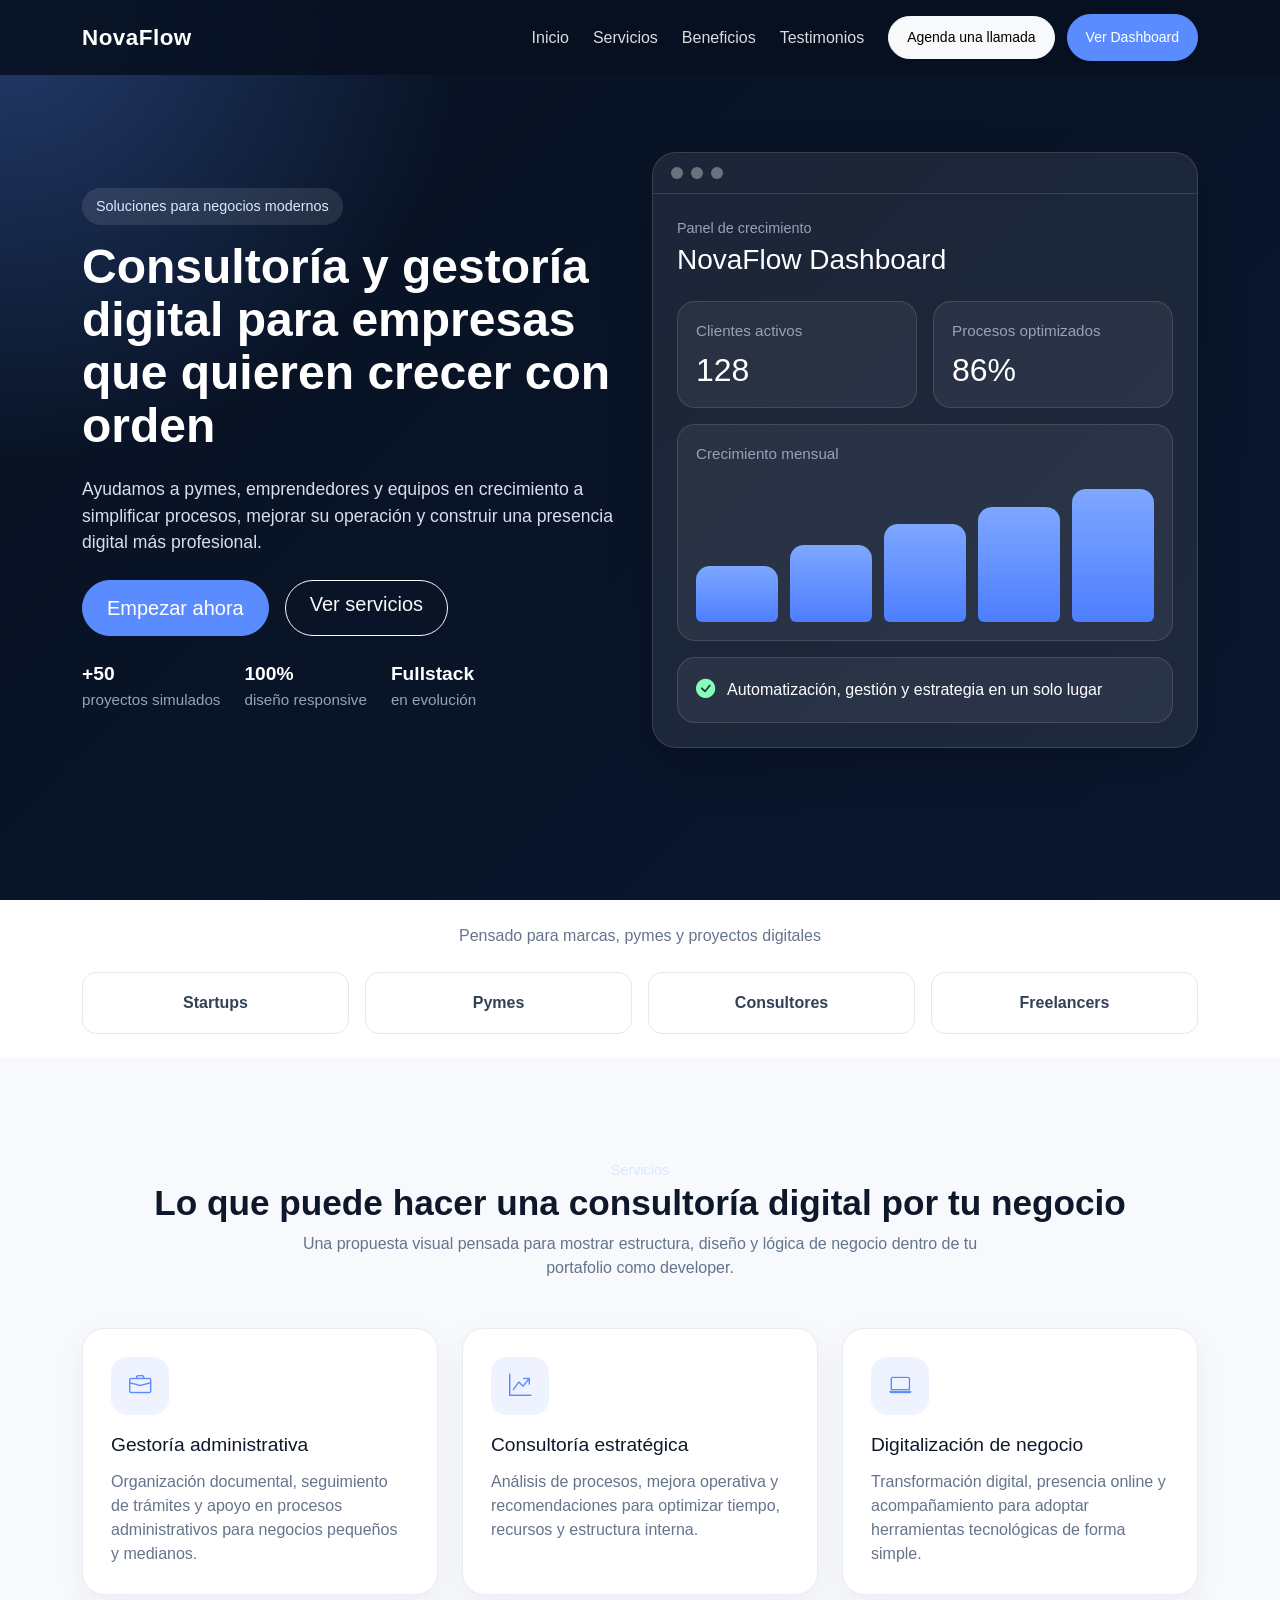
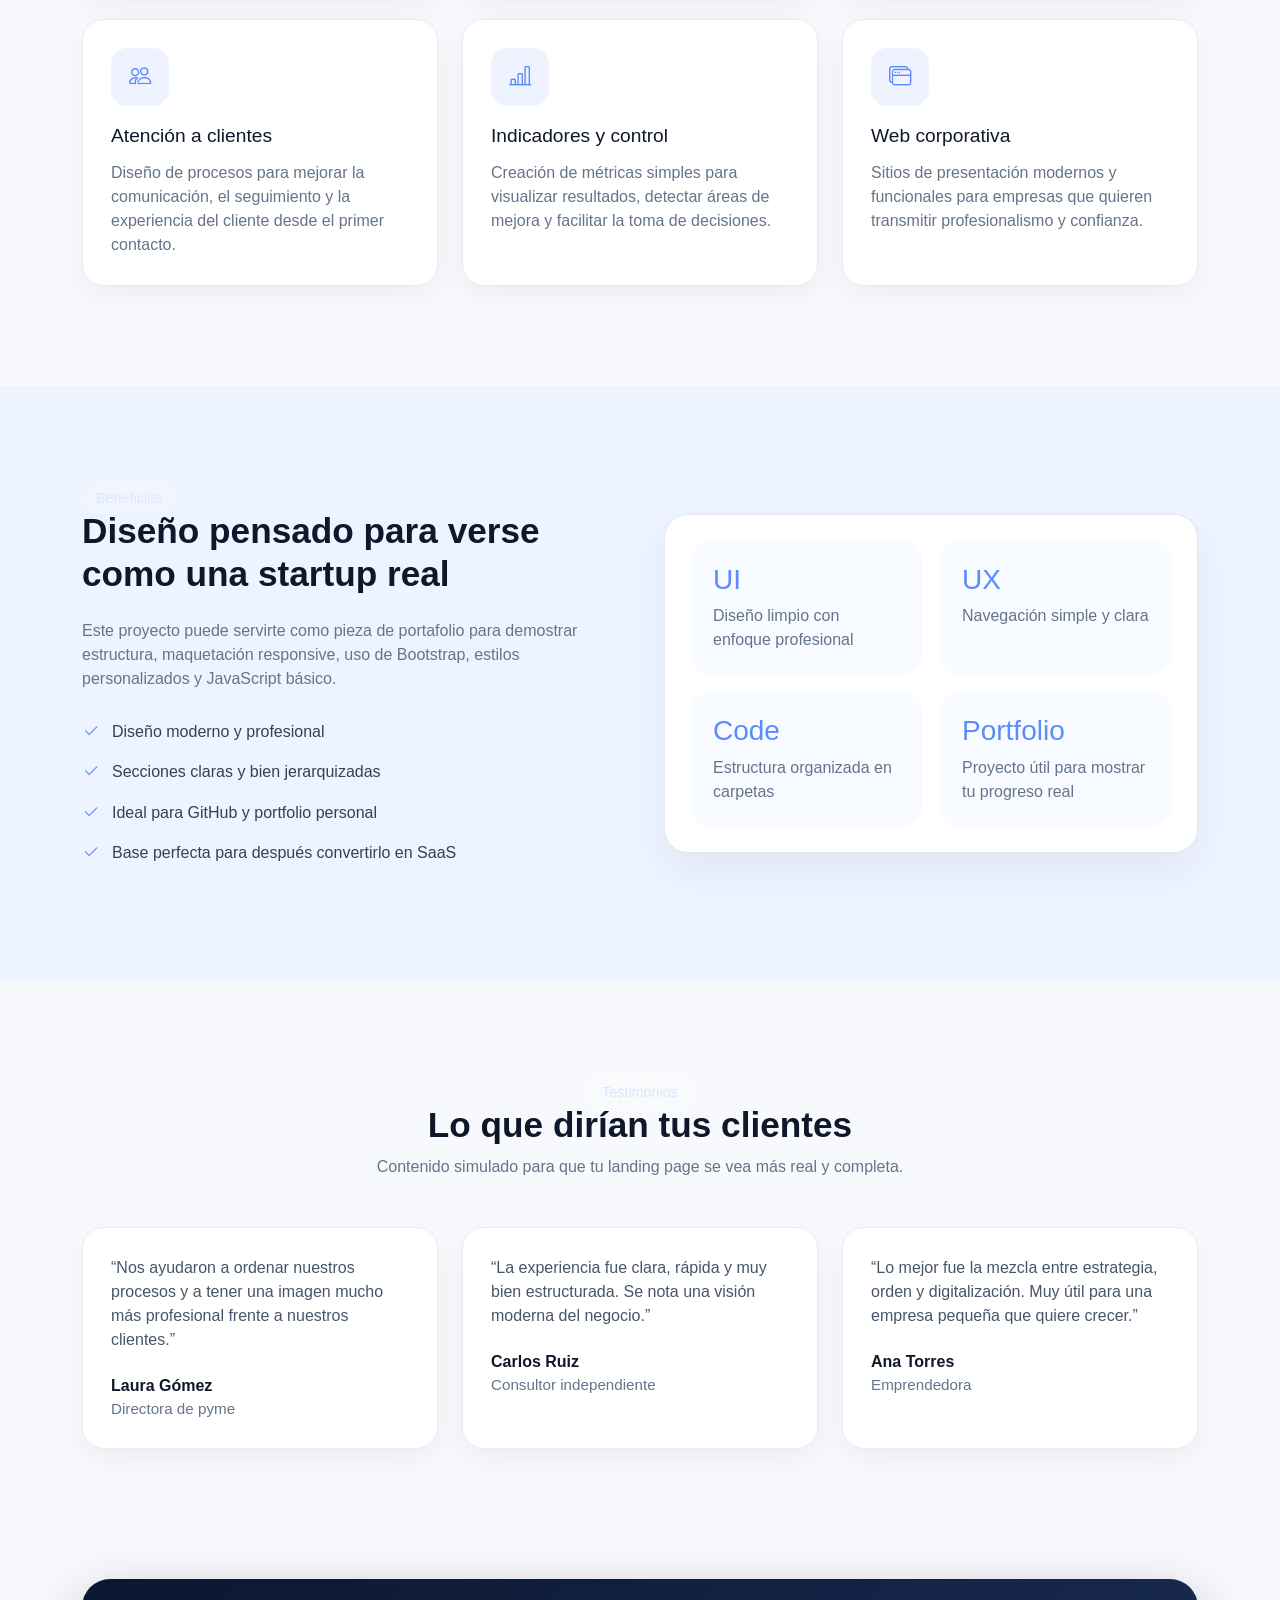
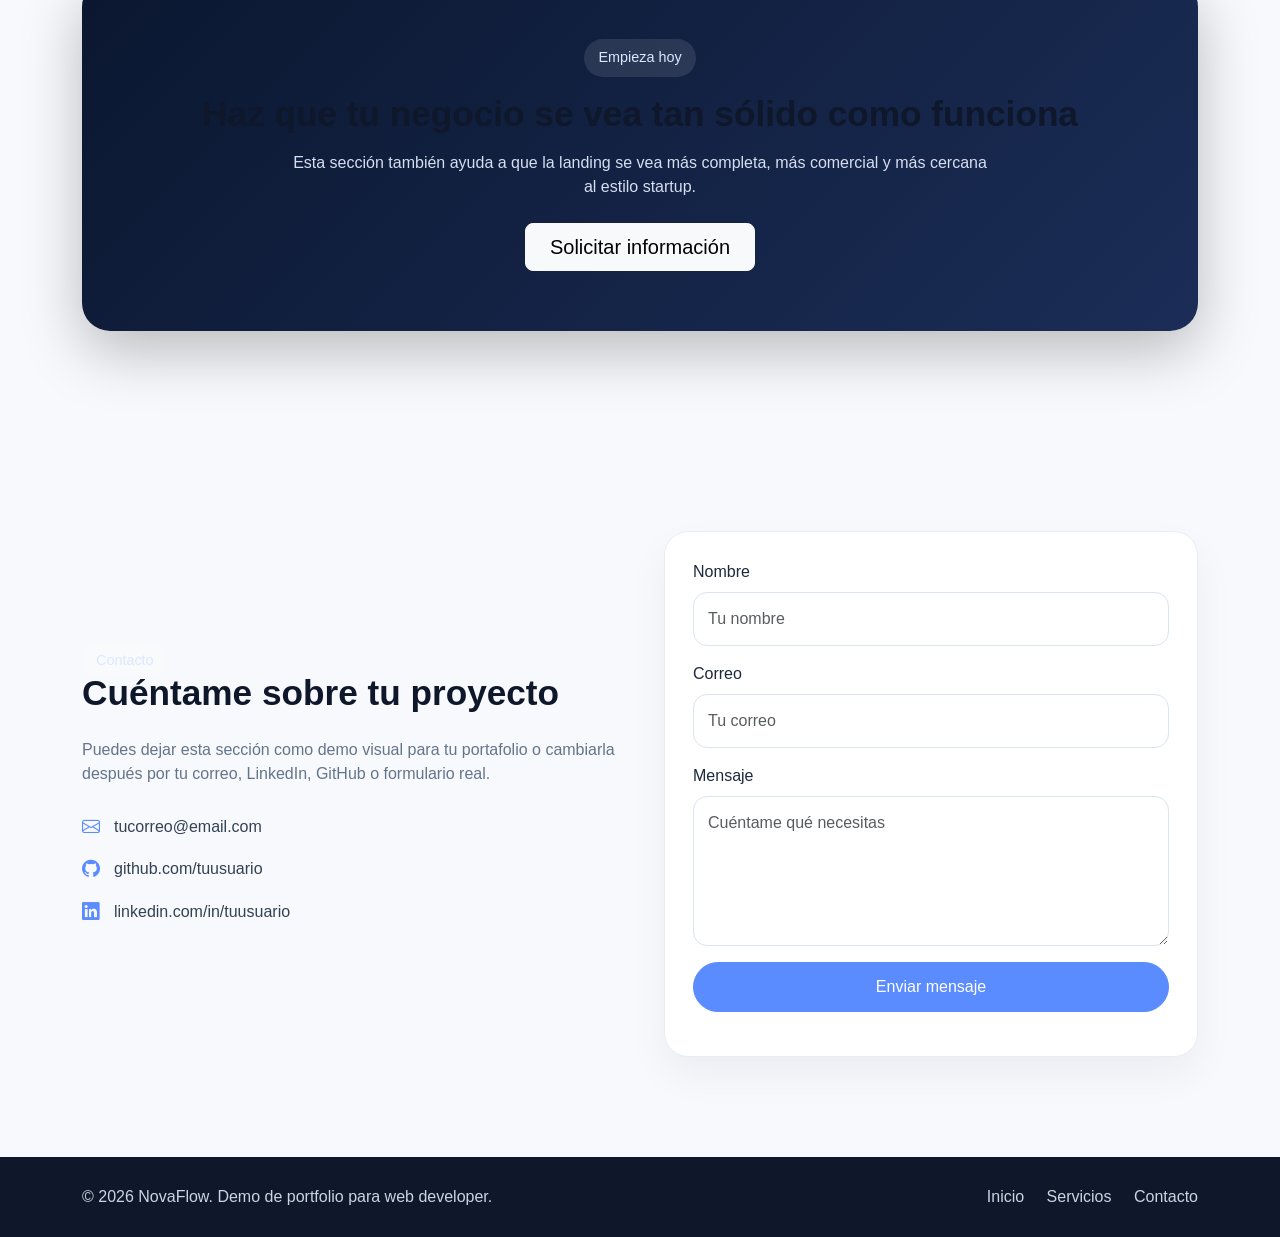
<file: index.html>
<!DOCTYPE html>
<html lang="es">
<head>
  <meta charset="UTF-8" />
  <meta name="viewport" content="width=device-width, initial-scale=1.0" />
  <title>NovaFlow | Consultoría y Gestión Digital</title>

  <!-- Bootstrap -->
  <link
    href="https://cdn.jsdelivr.net/npm/bootstrap@5.3.3/dist/css/bootstrap.min.css"
    rel="stylesheet"
  />

  <!-- Bootstrap Icons -->
  <link
    rel="stylesheet"
    href="https://cdn.jsdelivr.net/npm/bootstrap-icons@1.11.3/font/bootstrap-icons.min.css"
  />

  <!-- CSS -->
  <link rel="stylesheet" href="css/style.css" />
</head>
<body>

  <!-- NAVBAR -->
  <nav class="navbar navbar-expand-lg fixed-top navbar-dark custom-navbar">
    <div class="container">
      <a class="navbar-brand fw-bold" href="#">NovaFlow</a>

      <button
        class="navbar-toggler"
        type="button"
        data-bs-toggle="collapse"
        data-bs-target="#navbarContent"
        aria-controls="navbarContent"
        aria-expanded="false"
        aria-label="Abrir menú"
      >
        <span class="navbar-toggler-icon"></span>
      </button>

      <div class="collapse navbar-collapse" id="navbarContent">
        <ul class="navbar-nav ms-auto align-items-lg-center gap-lg-2">
          <li class="nav-item"><a class="nav-link" href="#inicio">Inicio</a></li>
          <li class="nav-item"><a class="nav-link" href="#servicios">Servicios</a></li>
          <li class="nav-item"><a class="nav-link" href="#beneficios">Beneficios</a></li>
          <li class="nav-item"><a class="nav-link" href="#testimonios">Testimonios</a></li>
          <li class="nav-item ms-lg-2">
            <a class="btn btn-sm btn-light btn-nav" href="#contacto">Agenda una llamada</a>
          </li>
          <li class="nav-item ms-lg-1">
            <a class="btn btn-sm btn-primary btn-nav" href="dashboard.html">Ver Dashboard</a>
          </li>
        </ul>
      </div>
    </div>
  </nav>

  <!-- HERO -->
  <header id="inicio" class="hero-section">
    <div class="container">
      <div class="row align-items-center min-vh-100 py-5">
        <div class="col-lg-6">
          <span class="tag-badge mb-3 d-inline-block">Soluciones para negocios modernos</span>
          <h1 class="hero-title mb-4">
            Consultoría y gestoría digital para empresas que quieren crecer con orden
          </h1>
          <p class="hero-text mb-4">
            Ayudamos a pymes, emprendedores y equipos en crecimiento a simplificar procesos,
            mejorar su operación y construir una presencia digital más profesional.
          </p>

          <div class="d-flex flex-wrap gap-3 mb-4">
            <a href="#contacto" class="btn btn-primary btn-lg px-4">Empezar ahora</a>
            <a href="#servicios" class="btn btn-outline-light btn-lg px-4">Ver servicios</a>
          </div>

          <div class="hero-mini-info d-flex flex-wrap gap-4">
            <div>
              <strong>+50</strong>
              <span>proyectos simulados</span>
            </div>
            <div>
              <strong>100%</strong>
              <span>diseño responsive</span>
            </div>
            <div>
              <strong>Fullstack</strong>
              <span>en evolución</span>
            </div>
          </div>
        </div>

        <div class="col-lg-6 mt-5 mt-lg-0">
          <div class="dashboard-card shadow-lg">
            <div class="dashboard-top">
              <span></span>
              <span></span>
              <span></span>
            </div>

            <div class="dashboard-body">
              <div class="dashboard-header mb-4">
                <p class="small-label mb-1">Panel de crecimiento</p>
                <h3 class="mb-0">NovaFlow Dashboard</h3>
              </div>

              <div class="row g-3">
                <div class="col-6">
                  <div class="metric-box">
                    <p>Clientes activos</p>
                    <h4>128</h4>
                  </div>
                </div>
                <div class="col-6">
                  <div class="metric-box">
                    <p>Procesos optimizados</p>
                    <h4>86%</h4>
                  </div>
                </div>
                <div class="col-12">
                  <div class="chart-box">
                    <p class="mb-3">Crecimiento mensual</p>
                    <div class="bars">
                      <div class="bar bar-1"></div>
                      <div class="bar bar-2"></div>
                      <div class="bar bar-3"></div>
                      <div class="bar bar-4"></div>
                      <div class="bar bar-5"></div>
                    </div>
                  </div>
                </div>
                <div class="col-12">
                  <div class="status-box">
                    <i class="bi bi-check-circle-fill"></i>
                    <span>Automatización, gestión y estrategia en un solo lugar</span>
                  </div>
                </div>
              </div>
            </div>
          </div>
        </div>
      </div>  
    </div>
  </header>

  <!-- LOGOS / TRUST -->
  <section class="trust-section py-4">
    <div class="container">
      <p class="text-center trust-text mb-4">Pensado para marcas, pymes y proyectos digitales</p>
      <div class="row text-center g-3">
        <div class="col-6 col-md-3"><div class="trust-box">Startups</div></div>
        <div class="col-6 col-md-3"><div class="trust-box">Pymes</div></div>
        <div class="col-6 col-md-3"><div class="trust-box">Consultores</div></div>
        <div class="col-6 col-md-3"><div class="trust-box">Freelancers</div></div>
      </div>
    </div>
  </section>

  <!-- SERVICIOS -->
  <section id="servicios" class="section-padding">
    <div class="container">
      <div class="section-heading text-center mb-5 reveal">
        <span class="section-tag">Servicios</span>
        <h2>Lo que puede hacer una consultoría digital por tu negocio</h2>
        <p>
          Una propuesta visual pensada para mostrar estructura, diseño y lógica de negocio
          dentro de tu portafolio como developer.
        </p>
      </div>

      <div class="row g-4">
        <div class="col-md-6 col-lg-4 reveal">
          <div class="service-card h-100">
            <div class="icon-circle"><i class="bi bi-briefcase"></i></div>
            <h3>Gestoría administrativa</h3>
            <p>
              Organización documental, seguimiento de trámites y apoyo en procesos administrativos
              para negocios pequeños y medianos.
            </p>
          </div>
        </div>

        <div class="col-md-6 col-lg-4 reveal">
          <div class="service-card h-100">
            <div class="icon-circle"><i class="bi bi-graph-up-arrow"></i></div>
            <h3>Consultoría estratégica</h3>
            <p>
              Análisis de procesos, mejora operativa y recomendaciones para optimizar tiempo,
              recursos y estructura interna.
            </p>
          </div>
        </div>

        <div class="col-md-6 col-lg-4 reveal">
          <div class="service-card h-100">
            <div class="icon-circle"><i class="bi bi-laptop"></i></div>
            <h3>Digitalización de negocio</h3>
            <p>
              Transformación digital, presencia online y acompañamiento para adoptar herramientas
              tecnológicas de forma simple.
            </p>
          </div>
        </div>

        <div class="col-md-6 col-lg-4 reveal">
          <div class="service-card h-100">
            <div class="icon-circle"><i class="bi bi-people"></i></div>
            <h3>Atención a clientes</h3>
            <p>
              Diseño de procesos para mejorar la comunicación, el seguimiento y la experiencia
              del cliente desde el primer contacto.
            </p>
          </div>
        </div>

        <div class="col-md-6 col-lg-4 reveal">
          <div class="service-card h-100">
            <div class="icon-circle"><i class="bi bi-bar-chart-line"></i></div>
            <h3>Indicadores y control</h3>
            <p>
              Creación de métricas simples para visualizar resultados, detectar áreas de mejora
              y facilitar la toma de decisiones.
            </p>
          </div>
        </div>

        <div class="col-md-6 col-lg-4 reveal">
          <div class="service-card h-100">
            <div class="icon-circle"><i class="bi bi-window-stack"></i></div>
            <h3>Web corporativa</h3>
            <p>
              Sitios de presentación modernos y funcionales para empresas que quieren transmitir
              profesionalismo y confianza.
            </p>
          </div>
        </div>
      </div>
    </div>
  </section>

  <!-- BENEFICIOS -->
  <section id="beneficios" class="benefits-section section-padding">
    <div class="container">
      <div class="row align-items-center g-5">
        <div class="col-lg-6 reveal">
          <span class="section-tag">Beneficios</span>
          <h2 class="mb-4">Diseño pensado para verse como una startup real</h2>
          <p class="benefit-text">
            Este proyecto puede servirte como pieza de portafolio para demostrar estructura,
            maquetación responsive, uso de Bootstrap, estilos personalizados y JavaScript básico.
          </p>

          <div class="benefit-list">
            <div class="benefit-item">
              <i class="bi bi-check2"></i>
              <span>Diseño moderno y profesional</span>
            </div>
            <div class="benefit-item">
              <i class="bi bi-check2"></i>
              <span>Secciones claras y bien jerarquizadas</span>
            </div>
            <div class="benefit-item">
              <i class="bi bi-check2"></i>
              <span>Ideal para GitHub y portfolio personal</span>
            </div>
            <div class="benefit-item">
              <i class="bi bi-check2"></i>
              <span>Base perfecta para después convertirlo en SaaS</span>
            </div>
          </div>
        </div>

        <div class="col-lg-6 reveal">
          <div class="benefit-panel">
            <div class="benefit-stat">
              <h3>UI</h3>
              <p>Diseño limpio con enfoque profesional</p>
            </div>
            <div class="benefit-stat">
              <h3>UX</h3>
              <p>Navegación simple y clara</p>
            </div>
            <div class="benefit-stat">
              <h3>Code</h3>
              <p>Estructura organizada en carpetas</p>
            </div>
            <div class="benefit-stat">
              <h3>Portfolio</h3>
              <p>Proyecto útil para mostrar tu progreso real</p>
            </div>
          </div>
        </div>
      </div>
    </div>
  </section>

  <!-- TESTIMONIOS -->
  <section id="testimonios" class="section-padding">
    <div class="container">
      <div class="section-heading text-center mb-5 reveal">
        <span class="section-tag">Testimonios</span>
        <h2>Lo que dirían tus clientes</h2>
        <p>Contenido simulado para que tu landing page se vea más real y completa.</p>
      </div>

      <div class="row g-4">
        <div class="col-md-4 reveal">
          <div class="testimonial-card h-100">
            <p>
              “Nos ayudaron a ordenar nuestros procesos y a tener una imagen mucho más profesional
              frente a nuestros clientes.”
            </p>
            <div class="testimonial-user">
              <strong>Laura Gómez</strong>
              <span>Directora de pyme</span>
            </div>
          </div>
        </div>

        <div class="col-md-4 reveal">
          <div class="testimonial-card h-100">
            <p>
              “La experiencia fue clara, rápida y muy bien estructurada. Se nota una visión
              moderna del negocio.”
            </p>
            <div class="testimonial-user">
              <strong>Carlos Ruiz</strong>
              <span>Consultor independiente</span>
            </div>
          </div>
        </div>

        <div class="col-md-4 reveal">
          <div class="testimonial-card h-100">
            <p>
              “Lo mejor fue la mezcla entre estrategia, orden y digitalización. Muy útil para
              una empresa pequeña que quiere crecer.”
            </p>
            <div class="testimonial-user">
              <strong>Ana Torres</strong>
              <span>Emprendedora</span>
            </div>
          </div>
        </div>
      </div>
    </div>
  </section>

  <!-- CTA -->
  <section class="cta-section">
    <div class="container">
      <div class="cta-box text-center reveal">
        <span class="section-tag mb-3 d-inline-block">Empieza hoy</span>
        <h2 class="mb-3">Haz que tu negocio se vea tan sólido como funciona</h2>
        <p class="mb-4">
          Esta sección también ayuda a que la landing se vea más completa, más comercial y más cercana al estilo startup.
        </p>
        <a href="#contacto" class="btn btn-light btn-lg px-4">Solicitar información</a>
      </div>
    </div>
  </section>

  <!-- CONTACTO -->
  <section id="contacto" class="section-padding">
    <div class="container">
      <div class="row g-5 align-items-center">
        <div class="col-lg-6 reveal">
          <span class="section-tag">Contacto</span>
          <h2 class="mb-4">Cuéntame sobre tu proyecto</h2>
          <p class="contact-text">
            Puedes dejar esta sección como demo visual para tu portafolio o cambiarla después
            por tu correo, LinkedIn, GitHub o formulario real.
          </p>

          <div class="contact-info">
            <div class="contact-item">
              <i class="bi bi-envelope"></i>
              <span>tucorreo@email.com</span>
            </div>
            <div class="contact-item">
              <i class="bi bi-github"></i>
              <span>github.com/tuusuario</span>
            </div>
            <div class="contact-item">
              <i class="bi bi-linkedin"></i>
              <span>linkedin.com/in/tuusuario</span>
            </div>
          </div>
        </div>

        <div class="col-lg-6 reveal">
          <form class="contact-form" id="contactForm">
            <div class="mb-3">
              <label for="nombre" class="form-label">Nombre</label>
              <input type="text" class="form-control" id="nombre" placeholder="Tu nombre" />
            </div>

            <div class="mb-3">
              <label for="email" class="form-label">Correo</label>
              <input type="email" class="form-control" id="email" placeholder="Tu correo" />
            </div>

            <div class="mb-3">
              <label for="mensaje" class="form-label">Mensaje</label>
              <textarea class="form-control" id="mensaje" rows="5" placeholder="Cuéntame qué necesitas"></textarea>
            </div>

            <button type="submit" class="btn btn-primary w-100">Enviar mensaje</button>
            <p id="formResponse" class="form-response mt-3 mb-0"></p>
          </form>
        </div>
      </div>
    </div>
  </section>

  <!-- FOOTER -->
  <footer class="footer-section">
    <div class="container">
      <div class="d-flex flex-column flex-md-row justify-content-between align-items-center gap-3">
        <p class="mb-0">© 2026 NovaFlow. Demo de portfolio para web developer.</p>
        <div class="footer-links">
          <a href="#inicio">Inicio</a>
          <a href="#servicios">Servicios</a>
          <a href="#contacto">Contacto</a>
        </div>
      </div>
    </div>
  </footer>

  <!-- Bootstrap -->
  <script src="https://cdn.jsdelivr.net/npm/bootstrap@5.3.3/dist/js/bootstrap.bundle.min.js"></script>
  <!-- JS -->
  <script src="js/script.js"></script>
</body>
</html>
</file>
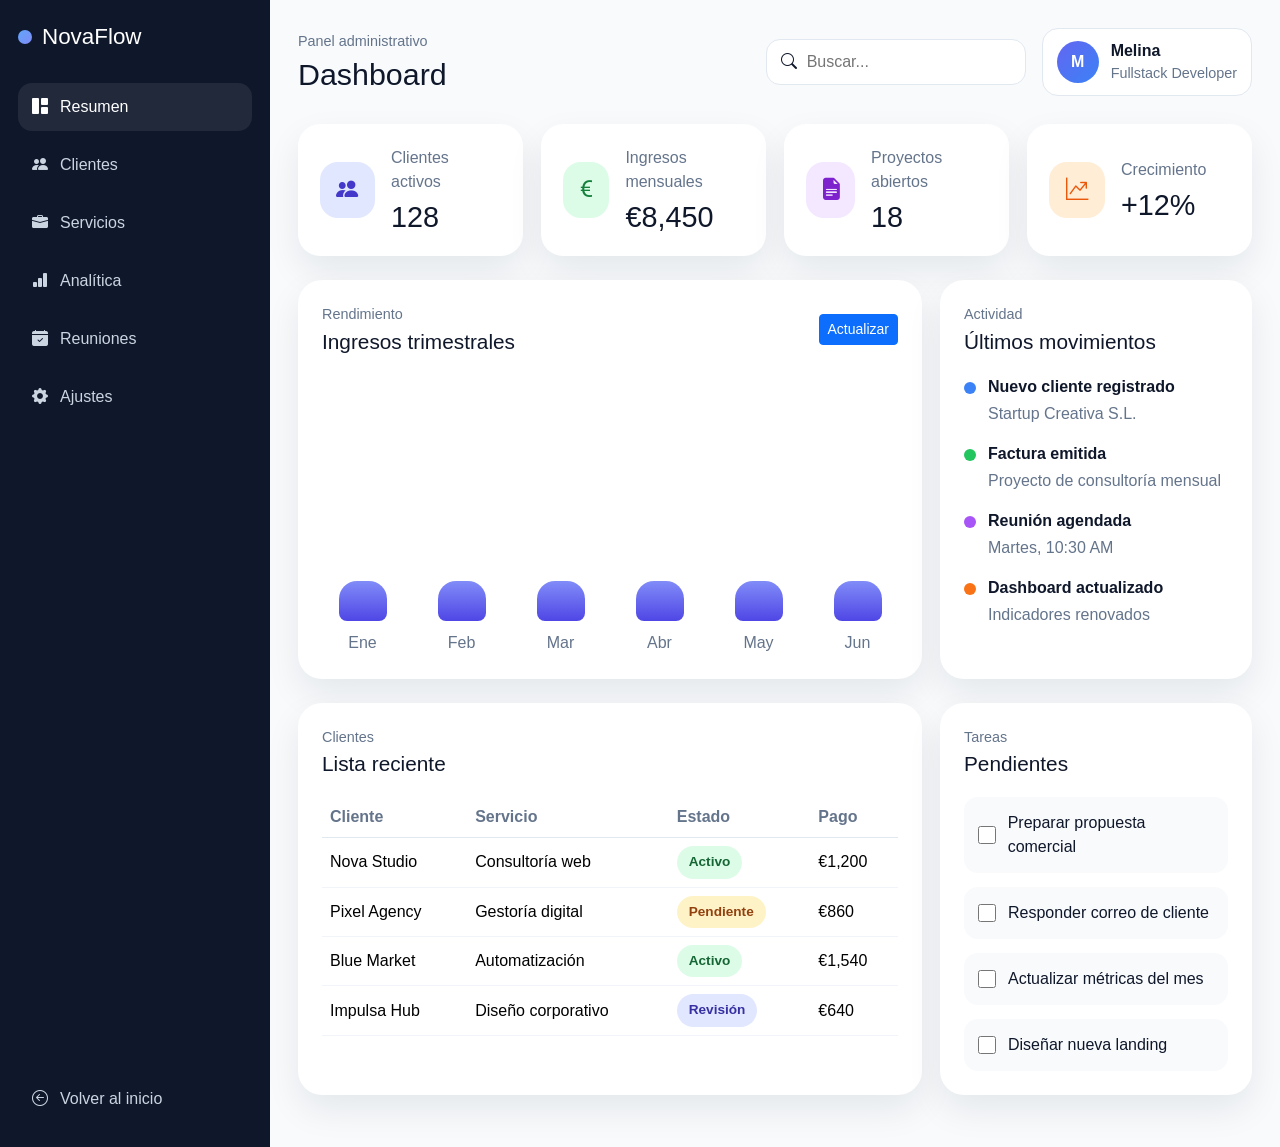
<file: dashboard.html>
<!DOCTYPE html>
<html lang="es">
<head>
  <meta charset="UTF-8" />
  <meta name="viewport" content="width=device-width, initial-scale=1.0" />
  <title>NovaFlow Dashboard</title>

  <link
    href="https://cdn.jsdelivr.net/npm/bootstrap@5.3.3/dist/css/bootstrap.min.css"
    rel="stylesheet"
  />

  <link
    rel="stylesheet"
    href="https://cdn.jsdelivr.net/npm/bootstrap-icons@1.11.3/font/bootstrap-icons.min.css"
  />

  <link rel="stylesheet" href="css/dashboard.css" />
</head>
<body>

  <div class="dashboard-layout">
    <!-- SIDEBAR -->
    <aside class="sidebar" id="sidebar">
      <div>
        <div class="sidebar-logo">
          <span class="logo-dot"></span>
          <h2>NovaFlow</h2>
        </div>

        <nav class="sidebar-nav">
          <a href="#" class="active">
            <i class="bi bi-grid-1x2-fill"></i>
            <span>Resumen</span>
          </a>

          <a href="#">
            <i class="bi bi-people-fill"></i>
            <span>Clientes</span>
          </a>

          <a href="#">
            <i class="bi bi-briefcase-fill"></i>
            <span>Servicios</span>
          </a>

          <a href="#">
            <i class="bi bi-bar-chart-fill"></i>
            <span>Analítica</span>
          </a>

          <a href="#">
            <i class="bi bi-calendar-check-fill"></i>
            <span>Reuniones</span>
          </a>

          <a href="#">
            <i class="bi bi-gear-fill"></i>
            <span>Ajustes</span>
          </a>
        </nav>
      </div>

      <div class="sidebar-footer">
        <a href="index.html">
          <i class="bi bi-arrow-left-circle"></i>
          <span>Volver al inicio</span>
        </a>
      </div>
    </aside>

    <!-- MAIN -->
    <main class="main-content">
      <!-- TOPBAR -->
      <header class="topbar">
        <div class="topbar-left">
          <button class="menu-btn" id="menuBtn">
            <i class="bi bi-list"></i>
          </button>
          <div>
            <p class="topbar-label">Panel administrativo</p>
            <h1>Dashboard</h1>
          </div>
        </div>

        <div class="topbar-right">
          <div class="search-box">
            <i class="bi bi-search"></i>
            <input type="text" placeholder="Buscar..." />
          </div>

          <div class="user-box">
            <div class="user-avatar">M</div>
            <div>
              <strong>Melina</strong>
              <p>Fullstack Developer</p>
            </div>
          </div>
        </div>
      </header>

      <!-- STATS -->
      <section class="stats-grid">
        <article class="stat-card">
          <div class="stat-icon blue">
            <i class="bi bi-people-fill"></i>
          </div>
          <div>
            <p>Clientes activos</p>
            <h2 id="clientesActivos">128</h2>
          </div>
        </article>

        <article class="stat-card">
          <div class="stat-icon green">
            <i class="bi bi-currency-euro"></i>
          </div>
          <div>
            <p>Ingresos mensuales</p>
            <h2 id="ingresosMensuales">€8,450</h2>
          </div>
        </article>

        <article class="stat-card">
          <div class="stat-icon purple">
            <i class="bi bi-file-earmark-text-fill"></i>
          </div>
          <div>
            <p>Proyectos abiertos</p>
            <h2 id="proyectosAbiertos">18</h2>
          </div>
        </article>

        <article class="stat-card">
          <div class="stat-icon orange">
            <i class="bi bi-graph-up-arrow"></i>
          </div>
          <div>
            <p>Crecimiento</p>
            <h2 id="crecimiento">+12%</h2>
          </div>
        </article>
      </section>

      <!-- CHART + ACTIVITY -->
      <section class="content-grid">
        <div class="panel-card large-card">
          <div class="panel-header">
            <div>
              <p class="panel-label">Rendimiento</p>
              <h3>Ingresos trimestrales</h3>
            </div>
            <button class="btn btn-primary btn-sm" id="btnActualizar">Actualizar</button>
          </div>

          <div class="fake-chart">
            <div class="chart-column">
              <span class="bar" style="height: 50%;"></span>
              <p>Ene</p>
            </div>
            <div class="chart-column">
              <span class="bar" style="height: 68%;"></span>
              <p>Feb</p>
            </div>
            <div class="chart-column">
              <span class="bar" style="height: 60%;"></span>
              <p>Mar</p>
            </div>
            <div class="chart-column">
              <span class="bar" style="height: 78%;"></span>
              <p>Abr</p>
            </div>
            <div class="chart-column">
              <span class="bar" style="height: 88%;"></span>
              <p>May</p>
            </div>
            <div class="chart-column">
              <span class="bar" style="height: 95%;"></span>
              <p>Jun</p>
            </div>
          </div>
        </div>

        <div class="panel-card">
          <div class="panel-header">
            <div>
              <p class="panel-label">Actividad</p>
              <h3>Últimos movimientos</h3>
            </div>
          </div>

          <div class="activity-list">
            <div class="activity-item">
              <div class="activity-dot blue"></div>
              <div>
                <strong>Nuevo cliente registrado</strong>
                <p>Startup Creativa S.L.</p>
              </div>
            </div>

            <div class="activity-item">
              <div class="activity-dot green"></div>
              <div>
                <strong>Factura emitida</strong>
                <p>Proyecto de consultoría mensual</p>
              </div>
            </div>

            <div class="activity-item">
              <div class="activity-dot purple"></div>
              <div>
                <strong>Reunión agendada</strong>
                <p>Martes, 10:30 AM</p>
              </div>
            </div>

            <div class="activity-item">
              <div class="activity-dot orange"></div>
              <div>
                <strong>Dashboard actualizado</strong>
                <p>Indicadores renovados</p>
              </div>
            </div>
          </div>
        </div>
      </section>

      <!-- TABLE + TASKS -->
      <section class="content-grid bottom-grid">
        <div class="panel-card large-card">
          <div class="panel-header">
            <div>
              <p class="panel-label">Clientes</p>
              <h3>Lista reciente</h3>
            </div>
          </div>

          <div class="table-responsive">
            <table class="table custom-table align-middle">
              <thead>
                <tr>
                  <th>Cliente</th>
                  <th>Servicio</th>
                  <th>Estado</th>
                  <th>Pago</th>
                </tr>
              </thead>
              <tbody>
                <tr>
                  <td>Nova Studio</td>
                  <td>Consultoría web</td>
                  <td><span class="badge-status active">Activo</span></td>
                  <td>€1,200</td>
                </tr>
                <tr>
                  <td>Pixel Agency</td>
                  <td>Gestoría digital</td>
                  <td><span class="badge-status pending">Pendiente</span></td>
                  <td>€860</td>
                </tr>
                <tr>
                  <td>Blue Market</td>
                  <td>Automatización</td>
                  <td><span class="badge-status active">Activo</span></td>
                  <td>€1,540</td>
                </tr>
                <tr>
                  <td>Impulsa Hub</td>
                  <td>Diseño corporativo</td>
                  <td><span class="badge-status review">Revisión</span></td>
                  <td>€640</td>
                </tr>
              </tbody>
            </table>
          </div>
        </div>

        <div class="panel-card">
          <div class="panel-header">
            <div>
              <p class="panel-label">Tareas</p>
              <h3>Pendientes</h3>
            </div>
          </div>

          <div class="task-list">
            <label class="task-item">
              <input type="checkbox" />
              <span>Preparar propuesta comercial</span>
            </label>

            <label class="task-item">
              <input type="checkbox" />
              <span>Responder correo de cliente</span>
            </label>

            <label class="task-item">
              <input type="checkbox" />
              <span>Actualizar métricas del mes</span>
            </label>

            <label class="task-item">
              <input type="checkbox" />
              <span>Diseñar nueva landing</span>
            </label>
          </div>
        </div>
      </section>
    </main>
  </div>

  <script src="js/dashboard.js"></script>
</body>
</html>
</file>
<file: css/style.css>
:root {
  --bg-dark: #071120;
  --bg-dark-2: #0b1730;
  --primary: #5b8cff;
  --primary-hover: #4579f5;
  --light: #ffffff;
  --text: #d6def0;
  --muted: #94a3b8;
  --card: rgba(255, 255, 255, 0.06);
  --border: rgba(255, 255, 255, 0.12);
  --shadow: 0 20px 60px rgba(0, 0, 0, 0.25);
}

html {
  scroll-behavior: smooth;
}

body {
  font-family: Arial, Helvetica, sans-serif;
  background-color: #f7f9fc;
  color: #1e293b;
}

a {
  text-decoration: none;
}

.custom-navbar {
  background: rgba(7, 17, 32, 0.88);
  backdrop-filter: blur(10px);
  transition: 0.3s ease;
  padding: 14px 0;
}

.custom-navbar .navbar-brand {
  font-size: 1.4rem;
  letter-spacing: 0.5px;
}

.custom-navbar .nav-link {
  color: rgba(255, 255, 255, 0.85);
  transition: 0.3s;
}

.custom-navbar .nav-link:hover {
  color: #ffffff;
}

.btn-nav {
  border-radius: 999px;
  padding: 10px 18px;
}

.hero-section {
  background:
    radial-gradient(circle at top left, rgba(91, 140, 255, 0.35), transparent 30%),
    linear-gradient(135deg, var(--bg-dark), var(--bg-dark-2));
  color: var(--light);
  overflow: hidden;
}

.tag-badge,
.section-tag {
  background: rgba(255, 255, 255, 0.1);
  color: #dbe7ff;
  padding: 8px 14px;
  border-radius: 999px;
  font-size: 0.9rem;
}

.hero-title {
  font-size: 3rem;
  line-height: 1.1;
  font-weight: 700;
  max-width: 620px;
}

.hero-text {
  font-size: 1.1rem;
  color: var(--text);
  max-width: 560px;
}

.hero-mini-info strong {
  display: block;
  font-size: 1.2rem;
  color: #ffffff;
}

.hero-mini-info span {
  color: var(--muted);
  font-size: 0.95rem;
}

.dashboard-card {
  background: rgba(255, 255, 255, 0.08);
  border: 1px solid var(--border);
  border-radius: 24px;
  overflow: hidden;
  box-shadow: var(--shadow);
}

.dashboard-top {
  padding: 14px 18px;
  border-bottom: 1px solid var(--border);
  display: flex;
  gap: 8px;
}

.dashboard-top span {
  width: 12px;
  height: 12px;
  border-radius: 50%;
  background: rgba(255, 255, 255, 0.35);
}

.dashboard-body {
  padding: 24px;
}

.small-label {
  color: var(--muted);
  font-size: 0.9rem;
}

.dashboard-body h3 {
  color: #ffffff;
}

.metric-box,
.chart-box,
.status-box {
  background: var(--card);
  border: 1px solid var(--border);
  border-radius: 18px;
  padding: 18px;
  color: #ffffff;
}

.metric-box p,
.chart-box p {
  margin-bottom: 8px;
  color: var(--muted);
  font-size: 0.95rem;
}

.metric-box h4 {
  font-size: 2rem;
  margin: 0;
}

.bars {
  display: flex;
  align-items: end;
  gap: 12px;
  height: 140px;
}

.bar {
  flex: 1;
  border-radius: 14px 14px 6px 6px;
  background: linear-gradient(180deg, #7ea7ff, #4d7eff);
}

.bar-1 { height: 40%; }
.bar-2 { height: 55%; }
.bar-3 { height: 70%; }
.bar-4 { height: 82%; }
.bar-5 { height: 95%; }

.status-box {
  display: flex;
  align-items: center;
  gap: 12px;
}

.status-box i {
  color: #85ffb7;
  font-size: 1.2rem;
}

.trust-section {
  background: #ffffff;
}

.trust-text {
  color: #64748b;
}

.trust-box {
  border: 1px solid #e2e8f0;
  border-radius: 14px;
  padding: 18px;
  background: #fff;
  font-weight: 600;
  color: #334155;
}

.section-padding {
  padding: 100px 0;
}

.section-heading h2,
.benefits-section h2,
.cta-box h2,
#contacto h2 {
  font-size: 2.2rem;
  font-weight: 700;
  color: #0f172a;
}

.section-heading p,
.benefit-text,
.contact-text {
  color: #64748b;
  max-width: 720px;
  margin-left: auto;
  margin-right: auto;
}

.service-card {
  background: #ffffff;
  border: 1px solid #e8edf5;
  border-radius: 22px;
  padding: 28px;
  transition: transform 0.3s ease, box-shadow 0.3s ease;
  box-shadow: 0 10px 30px rgba(15, 23, 42, 0.05);
}

.service-card:hover {
  transform: translateY(-8px);
  box-shadow: 0 18px 40px rgba(15, 23, 42, 0.08);
}

.service-card h3 {
  font-size: 1.2rem;
  margin-bottom: 14px;
  color: #0f172a;
}

.service-card p {
  color: #64748b;
  margin-bottom: 0;
}

.icon-circle {
  width: 58px;
  height: 58px;
  border-radius: 16px;
  display: inline-flex;
  justify-content: center;
  align-items: center;
  background: rgba(91, 140, 255, 0.1);
  color: var(--primary);
  font-size: 1.4rem;
  margin-bottom: 18px;
}

.benefits-section {
  background: #eef4ff;
}

.benefit-list {
  margin-top: 28px;
}

.benefit-item {
  display: flex;
  align-items: center;
  gap: 12px;
  margin-bottom: 14px;
  color: #334155;
}

.benefit-item i {
  color: var(--primary);
  font-size: 1.1rem;
}

.benefit-panel {
  background: #ffffff;
  border: 1px solid #e2e8f0;
  border-radius: 24px;
  padding: 26px;
  box-shadow: 0 18px 40px rgba(15, 23, 42, 0.06);
  display: grid;
  grid-template-columns: repeat(2, 1fr);
  gap: 18px;
}

.benefit-stat {
  background: #f8fbff;
  border-radius: 18px;
  padding: 22px;
}

.benefit-stat h3 {
  margin-bottom: 8px;
  color: var(--primary);
}

.benefit-stat p {
  margin: 0;
  color: #64748b;
}

.testimonial-card {
  background: #ffffff;
  border: 1px solid #e8edf5;
  border-radius: 22px;
  padding: 28px;
  box-shadow: 0 10px 30px rgba(15, 23, 42, 0.05);
}

.testimonial-card p {
  color: #475569;
  font-size: 1rem;
  margin-bottom: 22px;
}

.testimonial-user {
  display: flex;
  flex-direction: column;
}

.testimonial-user strong {
  color: #0f172a;
}

.testimonial-user span {
  color: #64748b;
  font-size: 0.95rem;
}

.cta-section {
  padding: 30px 0 100px;
}

.cta-box {
  background: linear-gradient(135deg, #0b1730, #1b2d57);
  color: #ffffff;
  padding: 60px 30px;
  border-radius: 28px;
  box-shadow: var(--shadow);
}

.cta-box p {
  color: #d6def0;
  max-width: 700px;
  margin-left: auto;
  margin-right: auto;
}

.contact-info {
  margin-top: 28px;
}

.contact-item {
  display: flex;
  align-items: center;
  gap: 14px;
  margin-bottom: 16px;
  color: #334155;
}

.contact-item i {
  font-size: 1.1rem;
  color: var(--primary);
}

.contact-form {
  background: #ffffff;
  border: 1px solid #e8edf5;
  border-radius: 24px;
  padding: 28px;
  box-shadow: 0 18px 40px rgba(15, 23, 42, 0.05);
}

.contact-form .form-control {
  border-radius: 14px;
  padding: 14px;
  border: 1px solid #dbe4f0;
}

.contact-form .form-control:focus {
  box-shadow: 0 0 0 0.2rem rgba(91, 140, 255, 0.15);
  border-color: var(--primary);
}

.form-response {
  font-size: 0.95rem;
  color: var(--primary);
}

.footer-section {
  background: #0f172a;
  color: #cbd5e1;
  padding: 28px 0;
}

.footer-links a {
  color: #cbd5e1;
  margin-left: 18px;
  transition: 0.3s;
}

.footer-links a:hover {
  color: #ffffff;
}

.btn-primary {
  background-color: var(--primary);
  border-color: var(--primary);
  border-radius: 999px;
  padding-top: 12px;
  padding-bottom: 12px;
}

.btn-primary:hover {
  background-color: var(--primary-hover);
  border-color: var(--primary-hover);
}

.btn-outline-light {
  border-radius: 999px;
}

.reveal {
  opacity: 0;
  transform: translateY(40px);
  transition: all 0.8s ease;
}

.reveal.active {
  opacity: 1;
  transform: translateY(0);
}

@media (max-width: 991px) {
  .hero-title {
    font-size: 2.3rem;
  }

  .benefit-panel {
    grid-template-columns: 1fr;
  }
}

@media (max-width: 576px) {
  .hero-title {
    font-size: 2rem;
  }

  .section-heading h2,
  .benefits-section h2,
  .cta-box h2,
  #contacto h2 {
    font-size: 1.8rem;
  }

  .dashboard-body {
    padding: 18px;
  }

  .service-card,
  .testimonial-card,
  .contact-form {
    padding: 22px;
  }
}
</file>
<file: css/dashboard.css>
:root {
  --sidebar-bg: #0f172a;
  --main-bg: #f8fafc;
  --card-bg: #ffffff;
  --text-dark: #0f172a;
  --text-muted: #64748b;
  --border: #e2e8f0;
  --primary: #4f46e5;
  --blue-soft: #e0e7ff;
  --green-soft: #dcfce7;
  --purple-soft: #f3e8ff;
  --orange-soft: #ffedd5;
  --shadow: 0 15px 35px rgba(15, 23, 42, 0.08);
}

* {
  margin: 0;
  padding: 0;
  box-sizing: border-box;
}

body {
  font-family: Arial, Helvetica, sans-serif;
  background-color: var(--main-bg);
  color: var(--text-dark);
}

.dashboard-layout {
  display: flex;
  min-height: 100vh;
}

/* SIDEBAR */
.sidebar {
  width: 270px;
  background-color: var(--sidebar-bg);
  color: white;
  padding: 24px 18px;
  display: flex;
  flex-direction: column;
  justify-content: space-between;
  transition: 0.3s ease;
}

.sidebar-logo {
  display: flex;
  align-items: center;
  gap: 10px;
  margin-bottom: 32px;
}

.sidebar-logo h2 {
  font-size: 1.4rem;
  margin: 0;
}

.logo-dot {
  width: 14px;
  height: 14px;
  background: linear-gradient(135deg, #60a5fa, #818cf8);
  border-radius: 50%;
}

.sidebar-nav {
  display: flex;
  flex-direction: column;
  gap: 10px;
}

.sidebar-nav a,
.sidebar-footer a {
  display: flex;
  align-items: center;
  gap: 12px;
  color: #cbd5e1;
  text-decoration: none;
  padding: 12px 14px;
  border-radius: 14px;
  transition: 0.3s ease;
}

.sidebar-nav a:hover,
.sidebar-footer a:hover,
.sidebar-nav a.active {
  background-color: rgba(255, 255, 255, 0.08);
  color: #ffffff;
}

.sidebar-footer {
  margin-top: 30px;
}

/* MAIN */
.main-content {
  flex: 1;
  padding: 28px;
  overflow-x: hidden;
}

.topbar {
  display: flex;
  justify-content: space-between;
  gap: 20px;
  align-items: center;
  margin-bottom: 28px;
  flex-wrap: wrap;
}

.topbar-left {
  display: flex;
  align-items: center;
  gap: 14px;
}

.topbar-right {
  display: flex;
  align-items: center;
  gap: 16px;
  flex-wrap: wrap;
}

.topbar-label {
  color: var(--text-muted);
  margin-bottom: 4px;
  font-size: 0.9rem;
}

.topbar h1 {
  margin: 0;
  font-size: 1.9rem;
}

.menu-btn {
  border: none;
  background-color: white;
  width: 46px;
  height: 46px;
  border-radius: 12px;
  box-shadow: var(--shadow);
  display: none;
  font-size: 1.3rem;
}

.search-box {
  background-color: white;
  border: 1px solid var(--border);
  border-radius: 14px;
  padding: 10px 14px;
  display: flex;
  align-items: center;
  gap: 10px;
  min-width: 260px;
}

.search-box input {
  border: none;
  outline: none;
  width: 100%;
  background: transparent;
}

.user-box {
  background-color: white;
  border: 1px solid var(--border);
  border-radius: 16px;
  padding: 10px 14px;
  display: flex;
  align-items: center;
  gap: 12px;
}

.user-box p {
  margin: 0;
  color: var(--text-muted);
  font-size: 0.9rem;
}

.user-avatar {
  width: 42px;
  height: 42px;
  border-radius: 50%;
  background: linear-gradient(135deg, #6366f1, #3b82f6);
  color: white;
  display: flex;
  justify-content: center;
  align-items: center;
  font-weight: bold;
}

/* STATS */
.stats-grid {
  display: grid;
  grid-template-columns: repeat(4, 1fr);
  gap: 18px;
  margin-bottom: 24px;
}

.stat-card {
  background-color: var(--card-bg);
  border-radius: 22px;
  padding: 22px;
  display: flex;
  align-items: center;
  gap: 16px;
  box-shadow: var(--shadow);
}

.stat-card p {
  color: var(--text-muted);
  margin-bottom: 6px;
}

.stat-card h2 {
  margin: 0;
  font-size: 1.8rem;
}

.stat-icon {
  width: 56px;
  height: 56px;
  border-radius: 18px;
  display: flex;
  justify-content: center;
  align-items: center;
  font-size: 1.4rem;
}

.stat-icon.blue {
  background-color: var(--blue-soft);
  color: #4338ca;
}

.stat-icon.green {
  background-color: var(--green-soft);
  color: #15803d;
}

.stat-icon.purple {
  background-color: var(--purple-soft);
  color: #7e22ce;
}

.stat-icon.orange {
  background-color: var(--orange-soft);
  color: #ea580c;
}

/* PANELS */
.content-grid {
  display: grid;
  grid-template-columns: 2fr 1fr;
  gap: 18px;
  margin-bottom: 24px;
}

.panel-card {
  background-color: white;
  border-radius: 24px;
  padding: 24px;
  box-shadow: var(--shadow);
}

.panel-header {
  display: flex;
  justify-content: space-between;
  gap: 16px;
  align-items: center;
  margin-bottom: 20px;
  flex-wrap: wrap;
}

.panel-label {
  color: var(--text-muted);
  font-size: 0.9rem;
  margin-bottom: 4px;
}

.panel-header h3 {
  margin: 0;
  font-size: 1.3rem;
}

/* CHART */
.fake-chart {
  height: 280px;
  display: flex;
  align-items: end;
  justify-content: space-between;
  gap: 18px;
  padding-top: 10px;
}

.chart-column {
  flex: 1;
  text-align: center;
}

.chart-column .bar {
  display: block;
  width: 100%;
  max-width: 48px;
  margin: 0 auto 10px;
  background: linear-gradient(180deg, #818cf8, #4f46e5);
  border-radius: 18px 18px 8px 8px;
  min-height: 40px;
  transition: 0.3s ease;
}

.chart-column .bar:hover {
  transform: translateY(-6px);
}

.chart-column p {
  color: var(--text-muted);
  margin: 0;
}

/* ACTIVITY */
.activity-list {
  display: flex;
  flex-direction: column;
  gap: 16px;
}

.activity-item {
  display: flex;
  gap: 12px;
  align-items: flex-start;
}

.activity-item strong {
  display: block;
  margin-bottom: 3px;
}

.activity-item p {
  margin: 0;
  color: var(--text-muted);
}

.activity-dot {
  width: 12px;
  height: 12px;
  border-radius: 50%;
  margin-top: 7px;
}

.activity-dot.blue { background-color: #3b82f6; }
.activity-dot.green { background-color: #22c55e; }
.activity-dot.purple { background-color: #a855f7; }
.activity-dot.orange { background-color: #f97316; }

/* TABLE */
.custom-table {
  margin: 0;
}

.custom-table thead th {
  color: var(--text-muted);
  font-weight: 600;
  border-bottom: 1px solid var(--border);
}

.custom-table tbody td {
  vertical-align: middle;
  border-bottom: 1px solid #f1f5f9;
}

.badge-status {
  display: inline-block;
  padding: 6px 12px;
  border-radius: 999px;
  font-size: 0.85rem;
  font-weight: 600;
}

.badge-status.active {
  background-color: #dcfce7;
  color: #166534;
}

.badge-status.pending {
  background-color: #fef3c7;
  color: #92400e;
}

.badge-status.review {
  background-color: #e0e7ff;
  color: #3730a3;
}

/* TASKS */
.task-list {
  display: flex;
  flex-direction: column;
  gap: 14px;
}

.task-item {
  display: flex;
  gap: 12px;
  align-items: center;
  background-color: #f8fafc;
  padding: 14px;
  border-radius: 14px;
  cursor: pointer;
}

.task-item input {
  width: 18px;
  height: 18px;
}

/* RESPONSIVE */
@media (max-width: 1200px) {
  .stats-grid {
    grid-template-columns: repeat(2, 1fr);
  }

  .content-grid {
    grid-template-columns: 1fr;
  }
}

@media (max-width: 900px) {
  .sidebar {
    position: fixed;
    left: -100%;
    top: 0;
    min-height: 100vh;
    z-index: 1000;
  }

  .sidebar.show {
    left: 0;
  }

  .menu-btn {
    display: inline-flex;
    justify-content: center;
    align-items: center;
  }

  .main-content {
    width: 100%;
    padding: 20px;
  }
}
@media (max-width: 576px) {
  .stats-grid {
    grid-template-columns: 1fr;
  }

  .search-box {
    min-width: 100%;
  }

  .topbar-right {
    width: 100%;
  }

  .user-box {
    width: 100%;
  }
}
</file>
